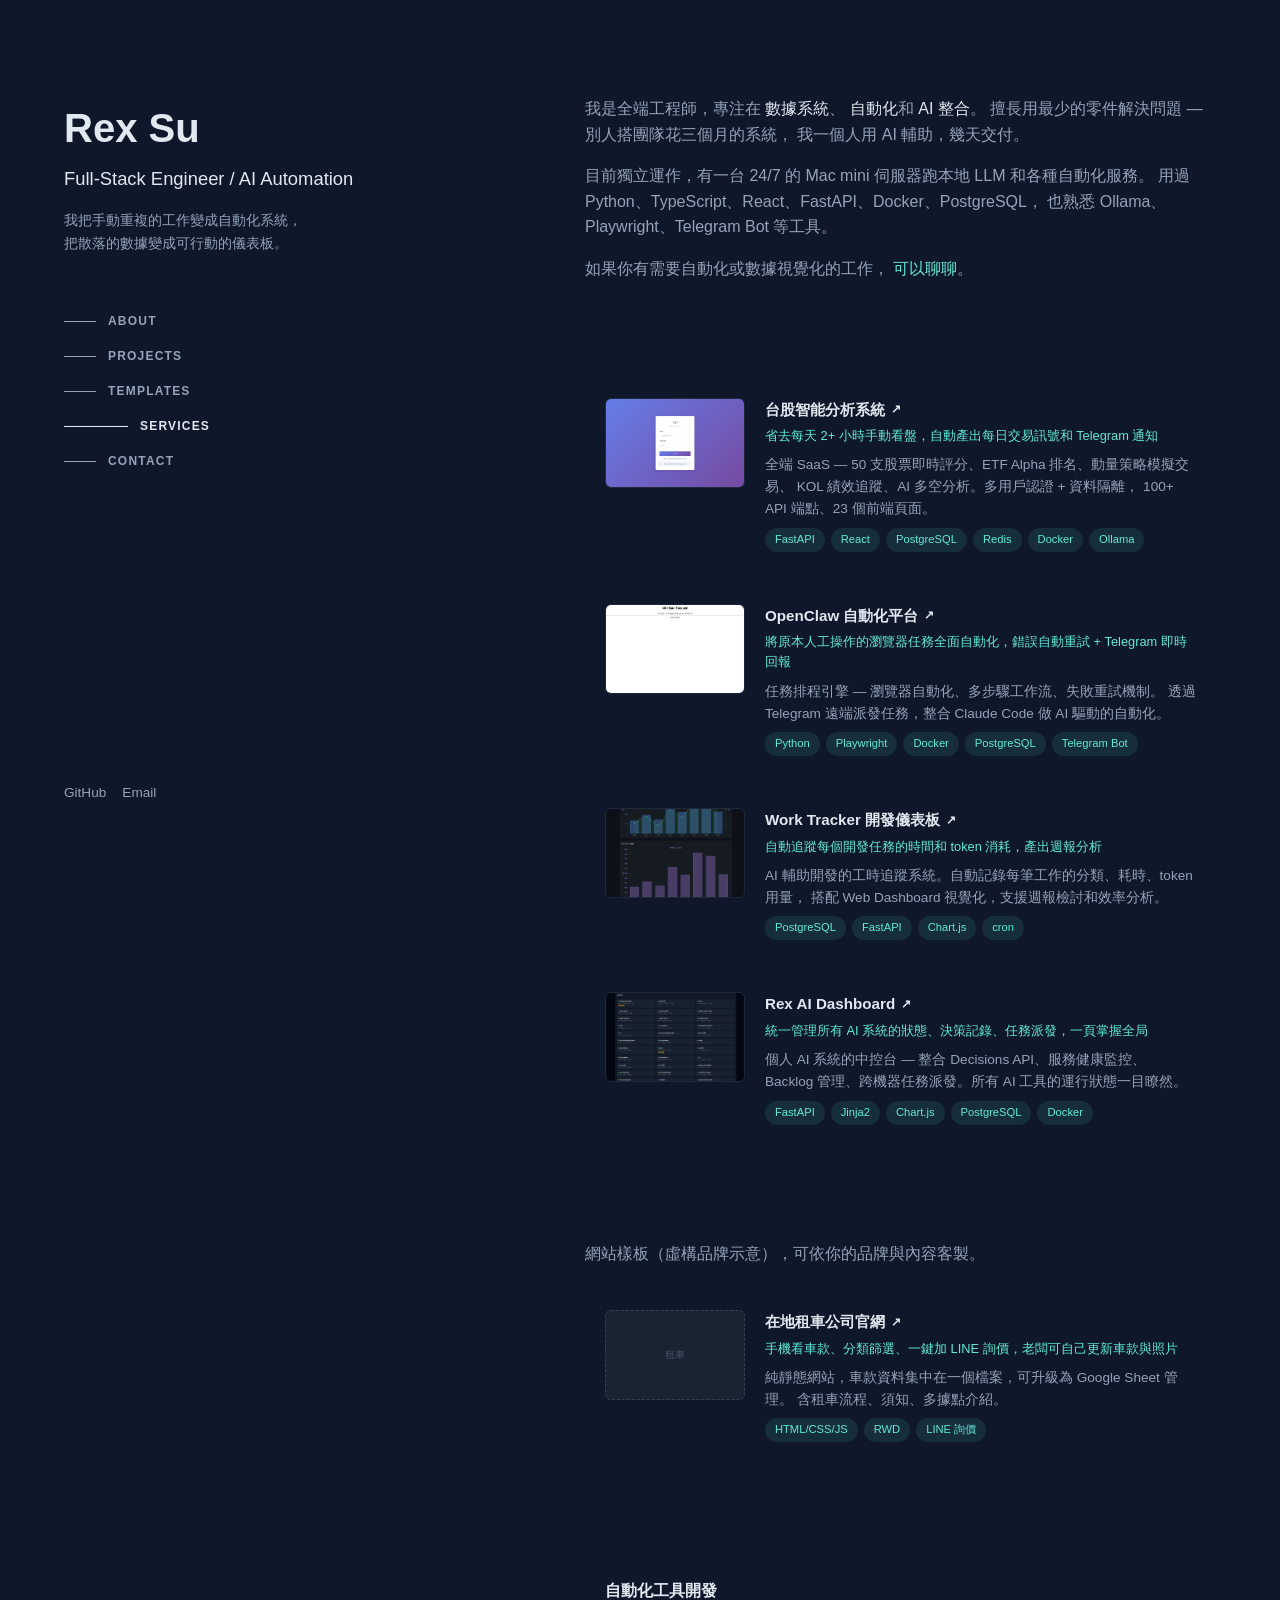
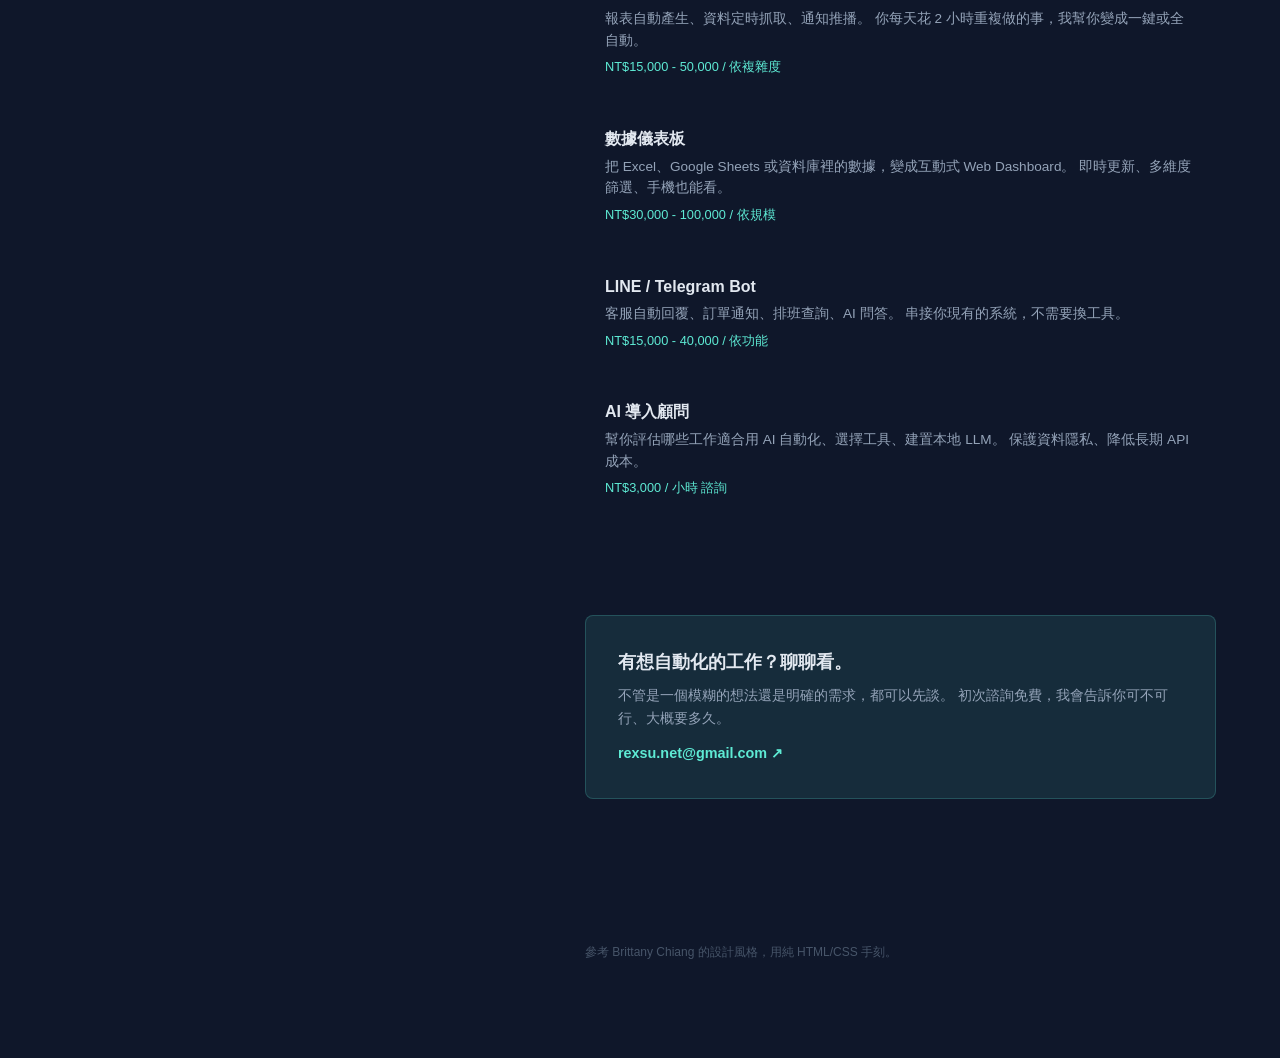
<file: index.html>
<!DOCTYPE html>
<html lang="zh-Hant">
<head>
  <meta charset="UTF-8">
  <meta name="viewport" content="width=device-width, initial-scale=1.0">
  <meta name="description" content="全端工程師，專精 AI 自動化、數據儀表板、交易系統開發。提供自動化工具、Dashboard、Bot 開發服務。">
  <meta property="og:title" content="Rex Su — Full-Stack Engineer / AI Automation">
  <meta property="og:description" content="全端工程師，專精 AI 自動化、數據儀表板、交易系統開發。提供自動化工具、Dashboard、Bot 開發服務。">
  <meta property="og:image" content="https://bottlerex.github.io/portfolio/screenshots/rex-ai-dashboard-2026-03-20T12-20-28-508Z.png">
  <meta property="og:url" content="https://bottlerex.github.io/portfolio/">
  <meta property="og:type" content="website">
  <meta property="og:locale" content="zh_TW">
  <meta name="twitter:card" content="summary_large_image">
  <meta name="twitter:title" content="Rex Su — Full-Stack Engineer / AI Automation">
  <meta name="twitter:description" content="全端工程師，專精 AI 自動化、數據儀表板、交易系統開發。提供自動化工具、Dashboard、Bot 開發服務。">
  <meta name="twitter:image" content="https://bottlerex.github.io/portfolio/screenshots/rex-ai-dashboard-2026-03-20T12-20-28-508Z.png">
  <title>Rex Su — Full-Stack Engineer / AI Automation</title>
  <style>
    *, *::before, *::after { margin: 0; padding: 0; box-sizing: border-box; }
    :root {
      --bg: #0f172a;
      --bg-card: #1e293b;
      --border: #1e293b;
      --text: #94a3b8;
      --text-bright: #e2e8f0;
      --accent: #5eead4;
      --accent-dim: rgba(94,234,212,0.1);
    }
    html { scroll-behavior: smooth; }
    body {
      font-family: -apple-system, BlinkMacSystemFont, 'Inter', 'Segoe UI', sans-serif;
      background: var(--bg);
      color: var(--text);
      line-height: 1.6;
      -webkit-font-smoothing: antialiased;
    }
    a { color: var(--text-bright); text-decoration: none; transition: color 0.2s; }
    a:hover { color: var(--accent); }

    /* Layout: Brittany Chiang style — sticky left, scrolling right */
    .container {
      max-width: 1200px;
      margin: 0 auto;
      padding: 0 24px;
    }
    .two-col {
      display: flex;
      gap: 64px;
      min-height: 100vh;
    }
    .left {
      position: sticky;
      top: 0;
      width: 42%;
      height: 100vh;
      display: flex;
      flex-direction: column;
      justify-content: space-between;
      padding: 96px 0;
    }
    .right {
      width: 58%;
      padding: 96px 0;
    }

    /* Nav */
    .nav-link {
      display: flex;
      align-items: center;
      gap: 12px;
      padding: 8px 0;
      color: var(--text);
      font-size: 0.75rem;
      font-weight: 600;
      letter-spacing: 0.1em;
      text-transform: uppercase;
      transition: color 0.2s;
    }
    .nav-link:hover, .nav-link.active { color: var(--text-bright); }
    .nav-line {
      width: 32px;
      height: 1px;
      background: var(--text);
      transition: width 0.3s, background 0.3s;
    }
    .nav-link:hover .nav-line, .nav-link.active .nav-line {
      width: 64px;
      background: var(--text-bright);
    }

    /* Sections */
    section { margin-bottom: 96px; }
    section:last-child { margin-bottom: 0; }
    .section-label {
      font-size: 0.75rem;
      font-weight: 700;
      letter-spacing: 0.1em;
      text-transform: uppercase;
      color: var(--text-bright);
      margin-bottom: 32px;
      /* mobile sticky header */
      display: none;
    }

    /* Project cards */
    .project {
      display: flex;
      gap: 20px;
      padding: 20px;
      border-radius: 8px;
      margin-bottom: 12px;
      transition: background 0.2s;
    }
    .project:hover { background: var(--accent-dim); }
    .project-img {
      width: 140px;
      min-width: 140px;
      height: 90px;
      border-radius: 6px;
      border: 1px solid var(--border);
      object-fit: cover;
      background: #1a2332;
    }
    .project-img-placeholder {
      width: 140px;
      min-width: 140px;
      height: 90px;
      border-radius: 6px;
      border: 1px dashed #334155;
      display: flex;
      align-items: center;
      justify-content: center;
      font-size: 0.65rem;
      color: #475569;
      text-align: center;
      background: #1a2332;
    }
    .project-title {
      color: var(--text-bright);
      font-size: 0.95rem;
      font-weight: 600;
      margin-bottom: 4px;
      display: flex;
      align-items: center;
      gap: 6px;
    }
    .project-title .arrow {
      font-size: 0.75rem;
      transition: transform 0.2s;
    }
    .project:hover .project-title .arrow { transform: translate(2px, -2px); }
    .project-desc {
      font-size: 0.85rem;
      margin-bottom: 8px;
    }
    .project-impact {
      font-size: 0.8rem;
      color: var(--accent);
      margin-bottom: 8px;
    }
    .tags { display: flex; flex-wrap: wrap; gap: 6px; }
    .tag {
      background: var(--accent-dim);
      color: var(--accent);
      padding: 3px 10px;
      border-radius: 99px;
      font-size: 0.7rem;
      font-weight: 500;
    }

    /* Service list */
    .service-item {
      padding: 20px;
      border-radius: 8px;
      margin-bottom: 8px;
      transition: background 0.2s;
    }
    .service-item:hover { background: var(--accent-dim); }
    .service-title {
      color: var(--text-bright);
      font-weight: 600;
      margin-bottom: 4px;
    }
    .service-detail { font-size: 0.85rem; }
    .service-price {
      font-size: 0.8rem;
      color: var(--accent);
      margin-top: 6px;
    }

    /* Social links */
    .social-links {
      display: flex;
      gap: 16px;
      margin-top: 24px;
    }
    .social-links a {
      color: var(--text);
      font-size: 0.85rem;
    }
    .social-links a:hover { color: var(--accent); }

    /* Intro text */
    .intro-highlight {
      color: var(--text-bright);
      font-weight: 500;
    }

    /* CTA */
    .cta-block {
      padding: 32px;
      border-radius: 8px;
      background: var(--accent-dim);
      border: 1px solid rgba(94,234,212,0.2);
    }
    .cta-block h3 {
      color: var(--text-bright);
      font-size: 1.1rem;
      font-weight: 600;
      margin-bottom: 8px;
    }
    .cta-link {
      display: inline-block;
      margin-top: 12px;
      color: var(--accent);
      font-weight: 600;
      font-size: 0.9rem;
    }
    .cta-link:hover { text-decoration: underline; }

    /* Responsive */
    @media (max-width: 768px) {
      .two-col { flex-direction: column; gap: 0; }
      .left {
        position: relative;
        width: 100%;
        height: auto;
        padding: 48px 0 24px;
      }
      .left nav { display: none; }
      .right { width: 100%; padding: 24px 0 48px; }
      .section-label { display: block; position: sticky; top: 0; z-index: 10; background: var(--bg); padding: 16px 0; }
      .project { flex-direction: column; }
      .project-img, .project-img-placeholder { width: 100%; height: 160px; min-width: auto; }
    }
  </style>
</head>
<body>
  <div class="container">
    <div class="two-col">

      <!-- ===== LEFT: Sticky intro ===== -->
      <header class="left">
        <div>
          <h1 style="font-size:2.5rem; font-weight:700; color:var(--text-bright); margin-bottom:4px;">
            Rex Su
          </h1>
          <h2 style="font-size:1.15rem; font-weight:500; color:var(--text-bright); margin-bottom:16px;">
            Full-Stack Engineer / AI Automation
          </h2>
          <p style="max-width:320px; font-size:0.9rem;">
            我把手動重複的工作變成自動化系統，<br>
            把散落的數據變成可行動的儀表板。
          </p>

          <nav style="margin-top:48px;">
            <a href="#about" class="nav-link active">
              <span class="nav-line"></span> About
            </a>
            <a href="#projects" class="nav-link">
              <span class="nav-line"></span> Projects
            </a>
            <a href="#templates" class="nav-link">
              <span class="nav-line"></span> Templates
            </a>
            <a href="#services" class="nav-link">
              <span class="nav-line"></span> Services
            </a>
            <a href="#contact" class="nav-link">
              <span class="nav-line"></span> Contact
            </a>
          </nav>
        </div>

        <div class="social-links">
          <a href="https://github.com/bottlerex" target="_blank">GitHub</a>
          <a href="mailto:rexsu.net@gmail.com">Email</a>

        </div>
      </header>

      <!-- ===== RIGHT: Scrollable content ===== -->
      <main class="right">

        <!-- ABOUT -->
        <section id="about">
          <div class="section-label">About</div>
          <p style="margin-bottom:16px;">
            我是全端工程師，專注在
            <span class="intro-highlight">數據系統</span>、
            <span class="intro-highlight">自動化</span>和
            <span class="intro-highlight">AI 整合</span>。
            擅長用最少的零件解決問題 — 別人搭團隊花三個月的系統，
            我一個人用 AI 輔助，幾天交付。
          </p>
          <p style="margin-bottom:16px;">
            目前獨立運作，有一台 24/7 的 Mac mini 伺服器跑本地 LLM 和各種自動化服務。
            用過 Python、TypeScript、React、FastAPI、Docker、PostgreSQL，
            也熟悉 Ollama、Playwright、Telegram Bot 等工具。
          </p>
          <p>
            如果你有需要自動化或數據視覺化的工作，
            <a href="#contact" style="color:var(--accent)">可以聊聊</a>。
          </p>
        </section>

        <!-- PROJECTS -->
        <section id="projects">
          <div class="section-label">Projects</div>

          <!-- Project 1 -->
          <div class="project">
            <img src="screenshots/taiwan-stock-frontend-2026-03-20T12-20-35-133Z.png" class="project-img" alt="台股智能分析系統">
            <div>
              <div class="project-title">
                台股智能分析系統
                <span class="arrow">&#8599;</span>
              </div>
              <div class="project-impact">
                省去每天 2+ 小時手動看盤，自動產出每日交易訊號和 Telegram 通知
              </div>
              <p class="project-desc">
                全端 SaaS — 50 支股票即時評分、ETF Alpha 排名、動量策略模擬交易、
                KOL 績效追蹤、AI 多空分析。多用戶認證 + 資料隔離，
                100+ API 端點、23 個前端頁面。
              </p>
              <div class="tags">
                <span class="tag">FastAPI</span>
                <span class="tag">React</span>
                <span class="tag">PostgreSQL</span>
                <span class="tag">Redis</span>
                <span class="tag">Docker</span>
                <span class="tag">Ollama</span>
              </div>
            </div>
          </div>

          <!-- Project 2 -->
          <div class="project">
            <img src="screenshots/openclaw-dashboard-2026-03-20T12-26-28-128Z.png" class="project-img" alt="OpenClaw 自動化平台">
            <div>
              <div class="project-title">
                OpenClaw 自動化平台
                <span class="arrow">&#8599;</span>
              </div>
              <div class="project-impact">
                將原本人工操作的瀏覽器任務全面自動化，錯誤自動重試 + Telegram 即時回報
              </div>
              <p class="project-desc">
                任務排程引擎 — 瀏覽器自動化、多步驟工作流、失敗重試機制。
                透過 Telegram 遠端派發任務，整合 Claude Code 做 AI 驅動的自動化。
              </p>
              <div class="tags">
                <span class="tag">Python</span>
                <span class="tag">Playwright</span>
                <span class="tag">Docker</span>
                <span class="tag">PostgreSQL</span>
                <span class="tag">Telegram Bot</span>
              </div>
            </div>
          </div>

          <!-- Project 3 -->
          <div class="project">
            <img src="screenshots/work-tracker-dashboard-2026-03-20T12-20-23-074Z.png" class="project-img" alt="Work Tracker Dashboard">
            <div>
              <div class="project-title">
                Work Tracker 開發儀表板
                <span class="arrow">&#8599;</span>
              </div>
              <div class="project-impact">
                自動追蹤每個開發任務的時間和 token 消耗，產出週報分析
              </div>
              <p class="project-desc">
                AI 輔助開發的工時追蹤系統。自動記錄每筆工作的分類、耗時、token 用量，
                搭配 Web Dashboard 視覺化，支援週報檢討和效率分析。
              </p>
              <div class="tags">
                <span class="tag">PostgreSQL</span>
                <span class="tag">FastAPI</span>
                <span class="tag">Chart.js</span>
                <span class="tag">cron</span>
              </div>
            </div>
          </div>

          <!-- Project 4 -->
          <div class="project">
            <img src="screenshots/rex-ai-dashboard-2026-03-20T12-20-28-508Z.png" class="project-img" alt="Rex AI Dashboard">
            <div>
              <div class="project-title">
                Rex AI Dashboard
                <span class="arrow">&#8599;</span>
              </div>
              <div class="project-impact">
                統一管理所有 AI 系統的狀態、決策記錄、任務派發，一頁掌握全局
              </div>
              <p class="project-desc">
                個人 AI 系統的中控台 — 整合 Decisions API、服務健康監控、
                Backlog 管理、跨機器任務派發。所有 AI 工具的運行狀態一目瞭然。
              </p>
              <div class="tags">
                <span class="tag">FastAPI</span>
                <span class="tag">Jinja2</span>
                <span class="tag">Chart.js</span>
                <span class="tag">PostgreSQL</span>
                <span class="tag">Docker</span>
              </div>
            </div>
          </div>
        </section>

        <!-- TEMPLATES -->
        <section id="templates">
          <div class="section-label">Templates</div>
          <p style="margin-bottom:24px;">網站樣板（虛構品牌示意），可依你的品牌與內容客製。</p>

          <a class="project" href="templates/rental-car/" style="text-decoration:none; color:inherit;">
            <div class="project-img-placeholder">租車</div>
            <div>
              <div class="project-title">
                在地租車公司官網
                <span class="arrow">&#8599;</span>
              </div>
              <div class="project-impact">
                手機看車款、分類篩選、一鍵加 LINE 詢價，老闆可自己更新車款與照片
              </div>
              <p class="project-desc">
                純靜態網站，車款資料集中在一個檔案，可升級為 Google Sheet 管理。
                含租車流程、須知、多據點介紹。
              </p>
              <div class="tags">
                <span class="tag">HTML/CSS/JS</span>
                <span class="tag">RWD</span>
                <span class="tag">LINE 詢價</span>
              </div>
            </div>
          </a>
        </section>

        <!-- SERVICES -->
        <section id="services">
          <div class="section-label">Services</div>

          <div class="service-item">
            <div class="service-title">自動化工具開發</div>
            <p class="service-detail">
              報表自動產生、資料定時抓取、通知推播。
              你每天花 2 小時重複做的事，我幫你變成一鍵或全自動。
            </p>
            <div class="service-price">NT$15,000 - 50,000 / 依複雜度</div>
          </div>

          <div class="service-item">
            <div class="service-title">數據儀表板</div>
            <p class="service-detail">
              把 Excel、Google Sheets 或資料庫裡的數據，變成互動式 Web Dashboard。
              即時更新、多維度篩選、手機也能看。
            </p>
            <div class="service-price">NT$30,000 - 100,000 / 依規模</div>
          </div>

          <div class="service-item">
            <div class="service-title">LINE / Telegram Bot</div>
            <p class="service-detail">
              客服自動回覆、訂單通知、排班查詢、AI 問答。
              串接你現有的系統，不需要換工具。
            </p>
            <div class="service-price">NT$15,000 - 40,000 / 依功能</div>
          </div>

          <div class="service-item">
            <div class="service-title">AI 導入顧問</div>
            <p class="service-detail">
              幫你評估哪些工作適合用 AI 自動化、選擇工具、建置本地 LLM。
              保護資料隱私、降低長期 API 成本。
            </p>
            <div class="service-price">NT$3,000 / 小時 諮詢</div>
          </div>
        </section>

        <!-- CONTACT -->
        <section id="contact">
          <div class="section-label">Contact</div>
          <div class="cta-block">
            <h3>有想自動化的工作？聊聊看。</h3>
            <p style="font-size:0.9rem;">
              不管是一個模糊的想法還是明確的需求，都可以先談。
              初次諮詢免費，我會告訴你可不可行、大概要多久。
            </p>
            <a href="mailto:rexsu.net@gmail.com" class="cta-link">
              rexsu.net@gmail.com &#8599;
            </a>
          </div>
        </section>

        <!-- Footer -->
        <footer style="padding-top:48px; font-size:0.75rem; color:#475569;">
          <p>
            參考
            <a href="https://brittanychiang.com" target="_blank" style="color:#475569;">Brittany Chiang</a>
            的設計風格，用純 HTML/CSS 手刻。
          </p>
        </footer>

      </main>
    </div>
  </div>

  <!-- Scroll spy for nav -->
  <script>
    const sections = document.querySelectorAll('section[id]');
    const navLinks = document.querySelectorAll('.nav-link');
    const observer = new IntersectionObserver((entries) => {
      entries.forEach(entry => {
        if (entry.isIntersecting) {
          navLinks.forEach(link => {
            link.classList.toggle('active',
              link.getAttribute('href') === '#' + entry.target.id);
          });
        }
      });
    }, { rootMargin: '-40% 0px -60% 0px' });
    sections.forEach(s => observer.observe(s));
  </script>
</body>
</html>
</file>
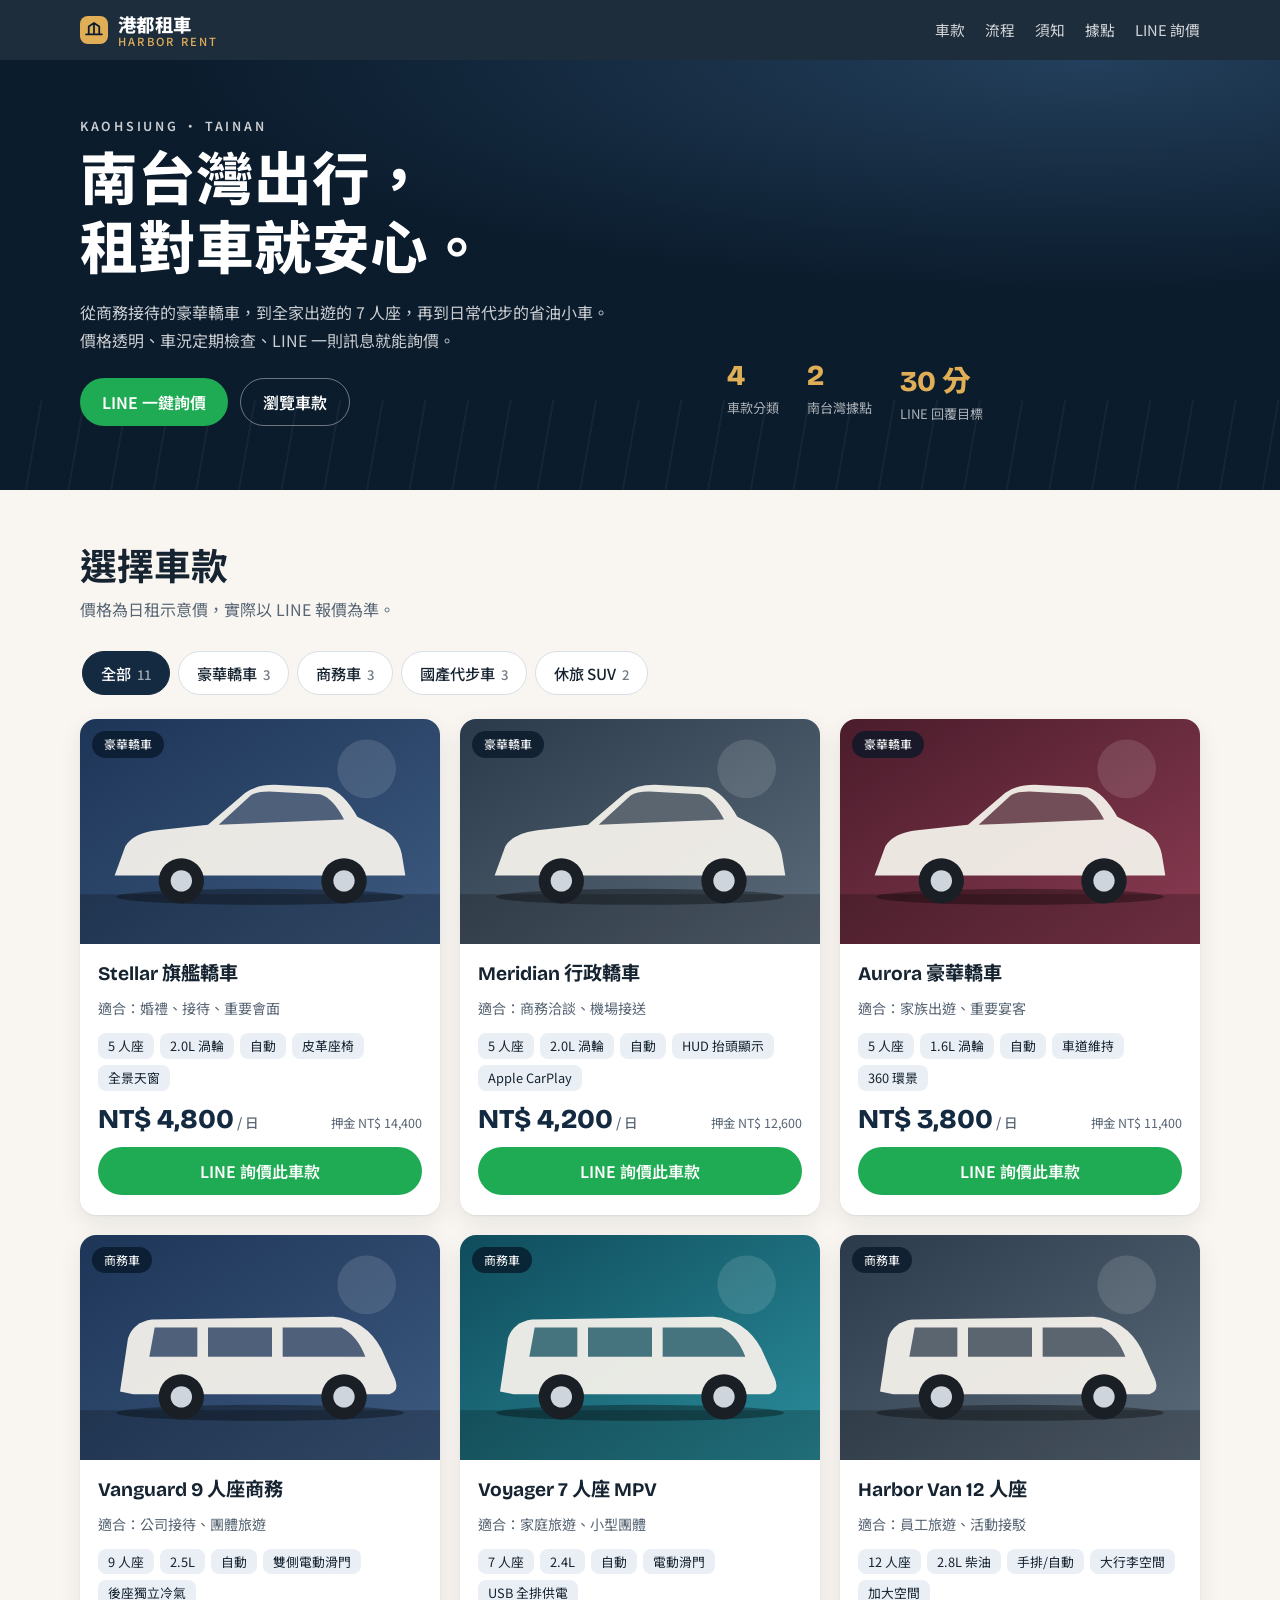
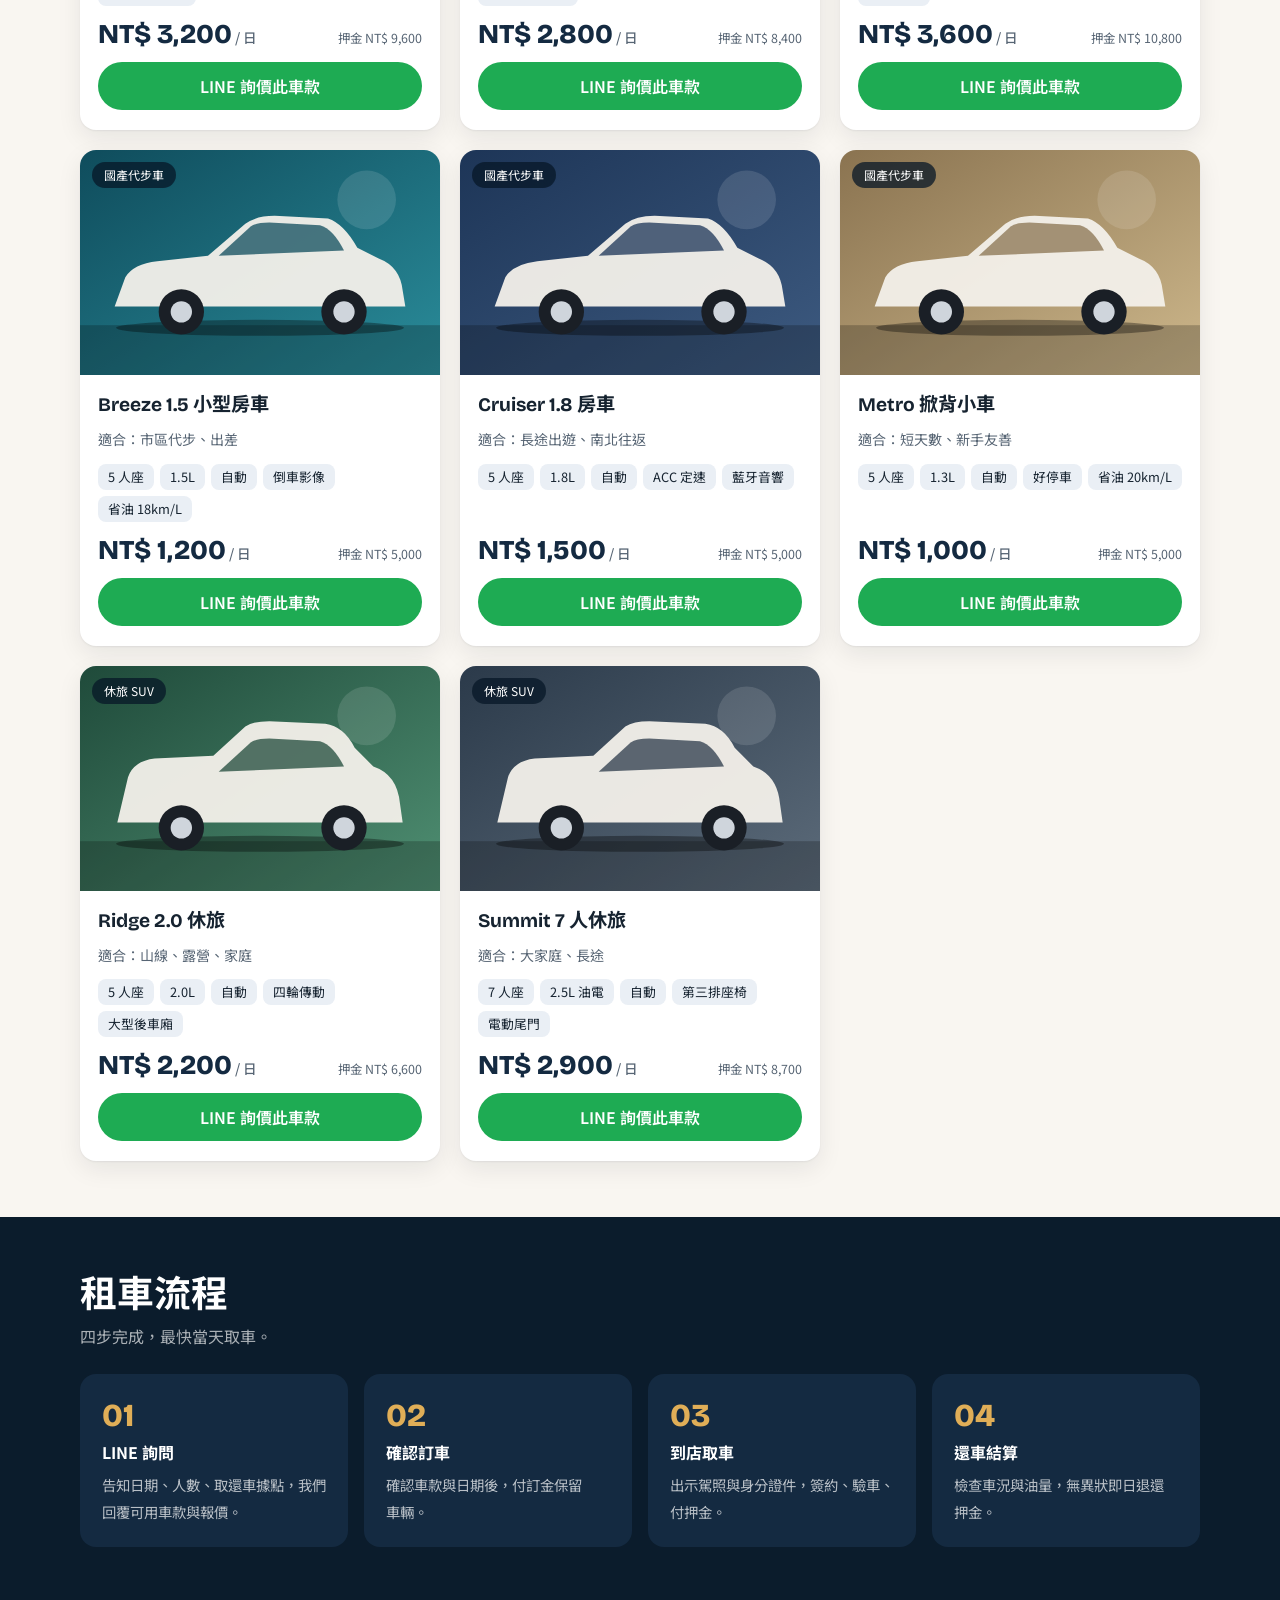
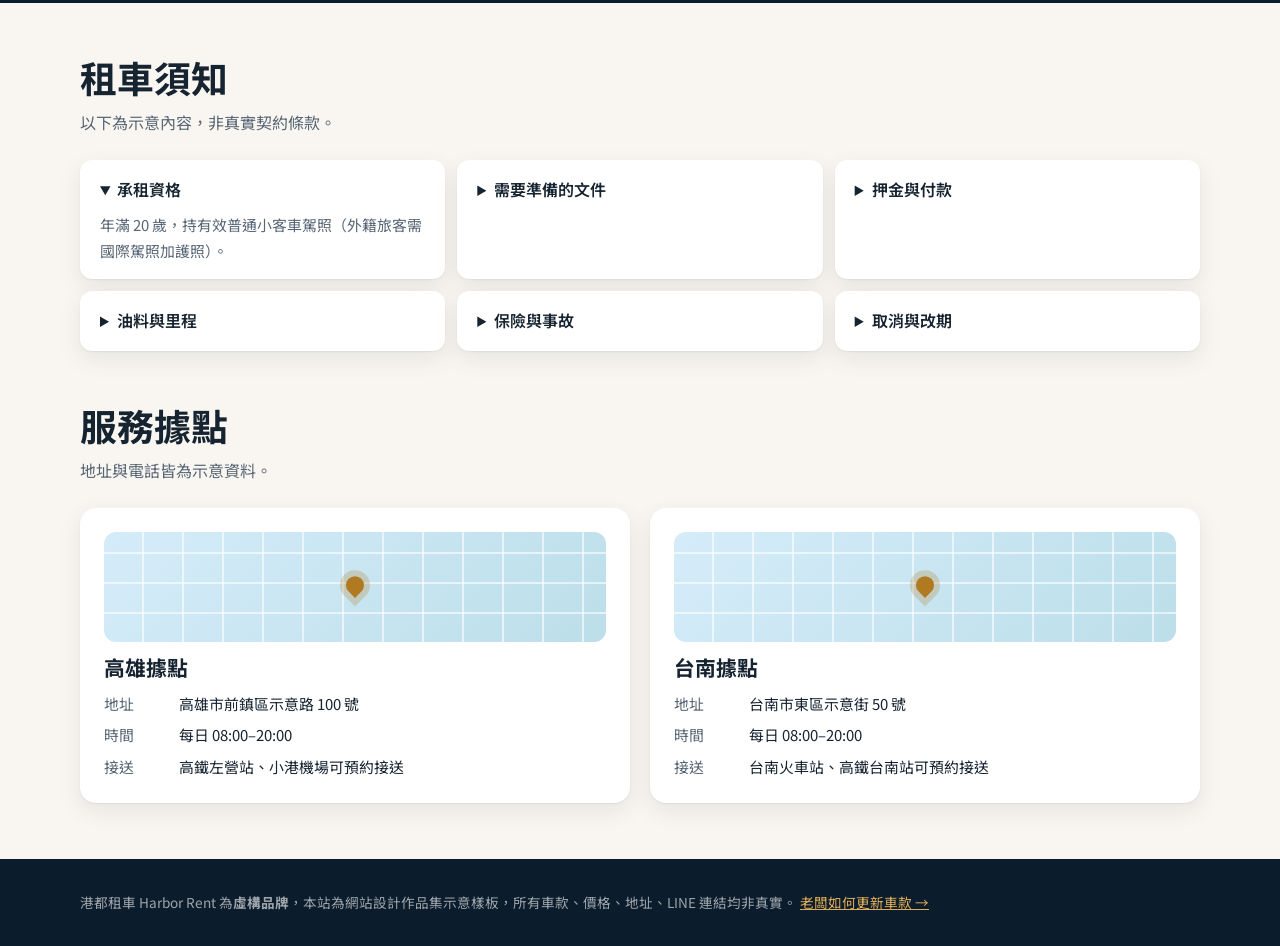
<file: templates/rental-car/index.html>
<!doctype html>
<html lang="zh-Hant">
<head>
<meta charset="utf-8">
<meta name="viewport" content="width=device-width,initial-scale=1">
<title>港都租車 Harbor Rent｜高雄・台南 轎車商務車租賃（作品集示意站）</title>
<meta name="description" content="虛構品牌示意網站：高雄、台南雙據點租車，賓士級轎車、商務車、國產代步車，LINE 一鍵詢價。">
<link rel="preconnect" href="https://fonts.googleapis.com">
<link rel="preconnect" href="https://fonts.gstatic.com" crossorigin>
<link href="https://fonts.googleapis.com/css2?family=Bricolage+Grotesque:wght@600;800&family=Noto+Sans+TC:wght@400;500;700&display=swap" rel="stylesheet">
<link rel="stylesheet" href="styles.css">
</head>
<body>
<header class="top"><div class="wrap">
  <a class="logo" href="#top" aria-label="港都租車 Harbor Rent">
    <svg viewBox="0 0 32 32" aria-hidden="true"><rect width="32" height="32" rx="9" fill="oklch(0.78 0.12 80)"/><path d="M7 21h18M10 21V12l6-4 6 4v9M16 8v13" stroke="oklch(0.22 0.04 250)" stroke-width="2" fill="none" stroke-linecap="round" stroke-linejoin="round"/></svg>
    <span>港都租車<small>HARBOR RENT</small></span></a>
  <nav><a href="#cars">車款</a><a href="#flow">流程</a><a href="#rules">須知</a><a href="#locations">據點</a><a class="keep" href="#" data-line target="_blank" rel="noopener">LINE 詢價</a></nav>
</div></header>
<main id="top">
<div class="hero"><div class="wrap">
  <div>
    <p class="eyebrow">KAOHSIUNG · TAINAN</p>
    <h1>南台灣出行，<br>租對車就安心。</h1>
    <p>從商務接待的豪華轎車，到全家出遊的 7 人座，再到日常代步的省油小車。價格透明、車況定期檢查、LINE 一則訊息就能詢價。</p>
    <div class="cta"><a class="btn btn-line" href="#" data-line target="_blank" rel="noopener">LINE 一鍵詢價</a><a class="btn btn-ghost" href="#cars">瀏覽車款</a></div>
  </div>
  <div class="stats"><div><b>4</b><span>車款分類</span></div><div><b>2</b><span>南台灣據點</span></div><div><b>30 分</b><span>LINE 回覆目標</span></div></div>
</div></div>

<section id="cars"><div class="wrap">
  <div class="sec-head"><h2>選擇車款</h2><p>價格為日租示意價，實際以 LINE 報價為準。</p></div>
  <div id="filters" class="filters" role="group" aria-label="車款分類篩選"></div>
  <div id="car-grid" class="grid" aria-live="polite"><div class="skeleton"></div><div class="skeleton"></div><div class="skeleton"></div></div>
</div></section>

<section id="flow" class="dark"><div class="wrap">
  <div class="sec-head"><h2>租車流程</h2><p>四步完成，最快當天取車。</p></div>
  <ol class="steps">
    <li><b>LINE 詢問</b><span>告知日期、人數、取還車據點，我們回覆可用車款與報價。</span></li>
    <li><b>確認訂車</b><span>確認車款與日期後，付訂金保留車輛。</span></li>
    <li><b>到店取車</b><span>出示駕照與身分證件，簽約、驗車、付押金。</span></li>
    <li><b>還車結算</b><span>檢查車況與油量，無異狀即日退還押金。</span></li>
  </ol>
</div></section>

<section id="rules"><div class="wrap">
  <div class="sec-head"><h2>租車須知</h2><p>以下為示意內容，非真實契約條款。</p></div>
  <div class="rules">
    <details open><summary>承租資格</summary><p>年滿 20 歲，持有效普通小客車駕照（外籍旅客需國際駕照加護照）。</p></details>
    <details><summary>需要準備的文件</summary><p>身分證或護照、駕照正本、可聯絡的手機號碼。</p></details>
    <details><summary>押金與付款</summary><p>取車時收取押金，還車無異狀後退還。支援現金、轉帳與信用卡。</p></details>
    <details><summary>油料與里程</summary><p>取還車油量一致即可。每日附贈 300 公里，超過部分另計。</p></details>
    <details><summary>保險與事故</summary><p>車輛已投保強制險與第三人責任險，事故請先報警並立即聯絡我們。</p></details>
    <details><summary>取消與改期</summary><p>取車前 3 日免費改期或取消；3 日內依訂金比例扣除。</p></details>
  </div>
</div></section>

<section id="locations" style="padding-top:0"><div class="wrap">
  <div class="sec-head"><h2>服務據點</h2><p>地址與電話皆為示意資料。</p></div>
  <div class="locs">
    <article class="loc"><div class="map" aria-hidden="true"><i></i></div><h3>高雄據點</h3>
      <dl><dt>地址</dt><dd>高雄市前鎮區示意路 100 號</dd><dt>時間</dt><dd>每日 08:00–20:00</dd><dt>接送</dt><dd>高鐵左營站、小港機場可預約接送</dd></dl></article>
    <article class="loc"><div class="map" aria-hidden="true"><i></i></div><h3>台南據點</h3>
      <dl><dt>地址</dt><dd>台南市東區示意街 50 號</dd><dt>時間</dt><dd>每日 08:00–20:00</dd><dt>接送</dt><dd>台南火車站、高鐵台南站可預約接送</dd></dl></article>
  </div>
</div></section>
</main>
<footer><div class="wrap">港都租車 Harbor Rent 為<strong>虛構品牌</strong>，本站為網站設計作品集示意樣板，所有車款、價格、地址、LINE 連結均非真實。 <a href="guide.html">老闆如何更新車款 →</a></div></footer>
<div class="dock"><a class="btn btn-line" href="#" data-line target="_blank" rel="noopener">LINE 一鍵詢價</a><a class="btn btn-ghost" href="#cars">看車款</a></div>
<script src="cars.fallback.js"></script>
<script src="app.js"></script>
</body>
</html>
</file>
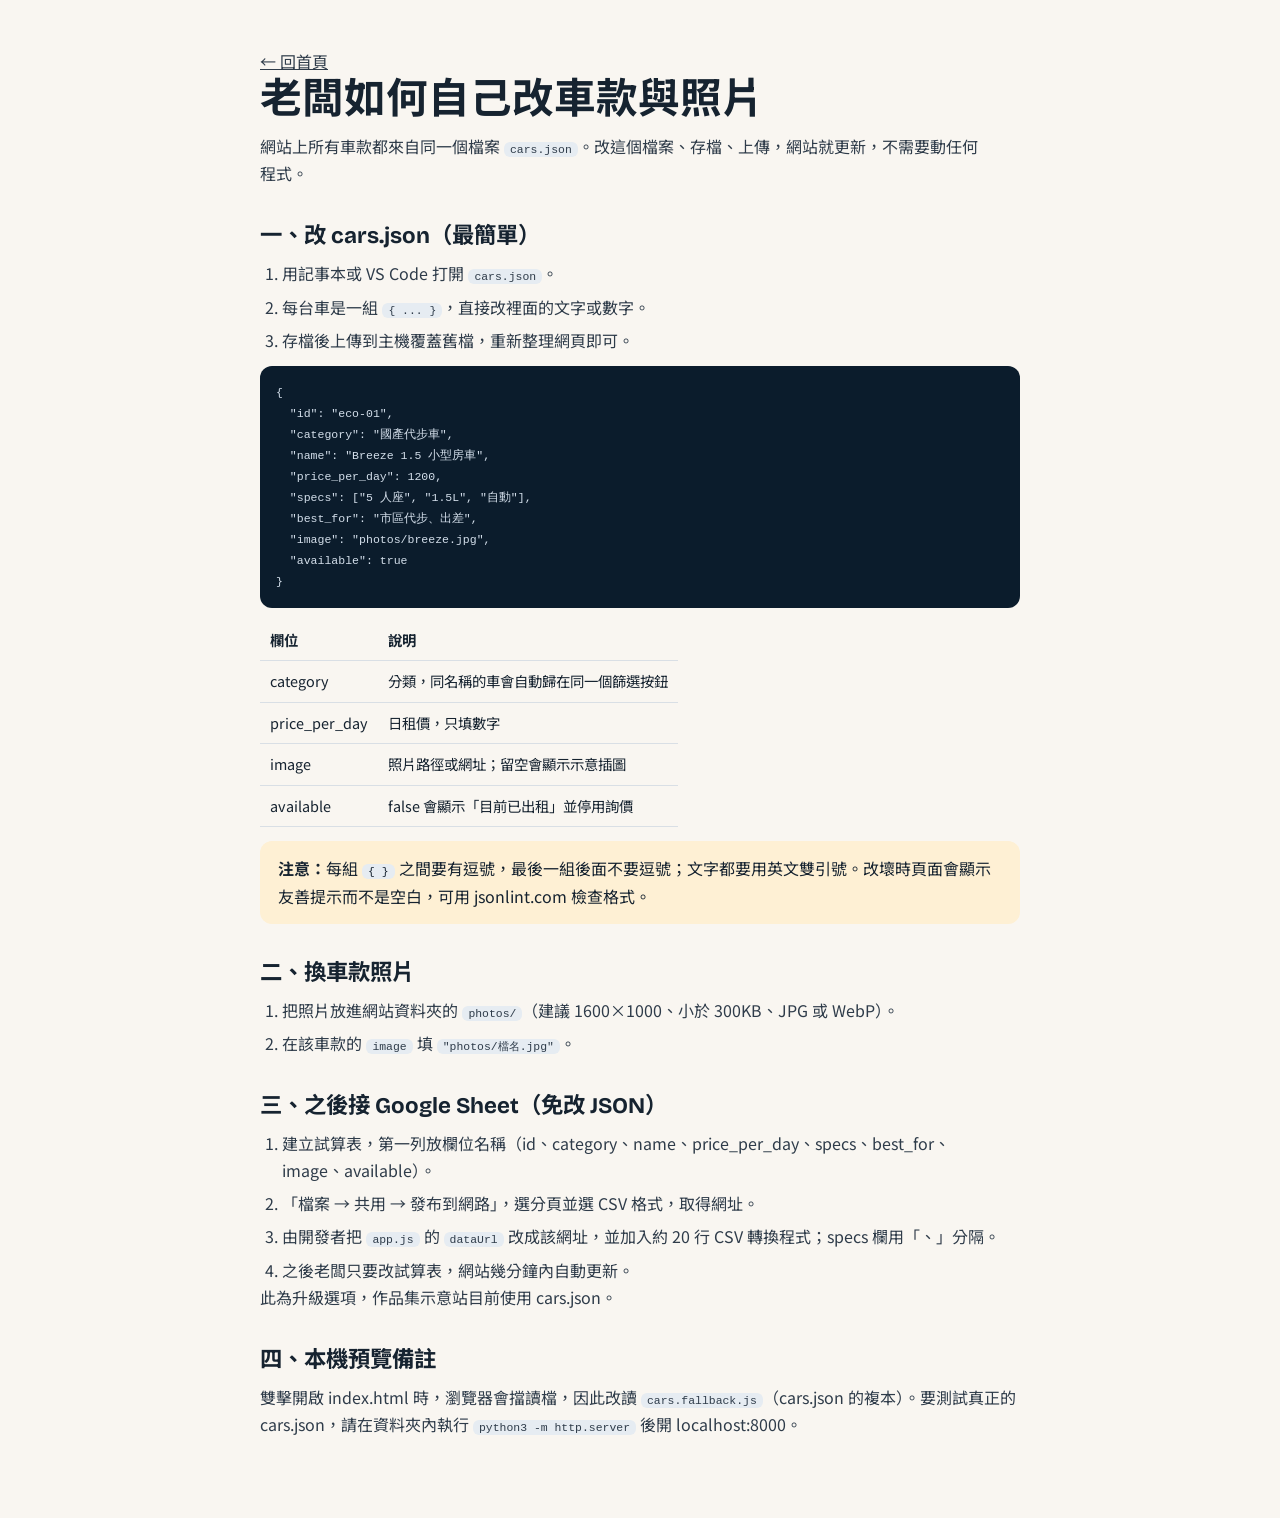
<file: templates/rental-car/guide.html>
<!doctype html>
<html lang="zh-Hant"><head><meta charset="utf-8"><meta name="viewport" content="width=device-width,initial-scale=1">
<title>老闆如何更新車款｜Harbor Rent 示意站</title>
<link href="https://fonts.googleapis.com/css2?family=Bricolage+Grotesque:wght@600;800&family=Noto+Sans+TC:wght@400;500;700&display=swap" rel="stylesheet">
<link rel="stylesheet" href="styles.css"></head>
<body style="padding:0"><div class="wrap doc">
<p><a href="index.html">← 回首頁</a></p>
<h1>老闆如何自己改車款與照片</h1>
<p>網站上所有車款都來自同一個檔案 <code>cars.json</code>。改這個檔案、存檔、上傳，網站就更新，不需要動任何程式。</p>

<h2>一、改 cars.json（最簡單）</h2>
<ol><li>用記事本或 VS Code 打開 <code>cars.json</code>。</li><li>每台車是一組 <code>{ ... }</code>，直接改裡面的文字或數字。</li><li>存檔後上傳到主機覆蓋舊檔，重新整理網頁即可。</li></ol>
<pre><code>{
  "id": "eco-01",
  "category": "國產代步車",
  "name": "Breeze 1.5 小型房車",
  "price_per_day": 1200,
  "specs": ["5 人座", "1.5L", "自動"],
  "best_for": "市區代步、出差",
  "image": "photos/breeze.jpg",
  "available": true
}</code></pre>
<table><tr><th>欄位</th><th>說明</th></tr>
<tr><td>category</td><td>分類，同名稱的車會自動歸在同一個篩選按鈕</td></tr>
<tr><td>price_per_day</td><td>日租價，只填數字</td></tr>
<tr><td>image</td><td>照片路徑或網址；留空會顯示示意插圖</td></tr>
<tr><td>available</td><td>false 會顯示「目前已出租」並停用詢價</td></tr></table>
<div class="callout"><b>注意：</b>每組 <code>{ }</code> 之間要有逗號，最後一組後面不要逗號；文字都要用英文雙引號。改壞時頁面會顯示友善提示而不是空白，可用 jsonlint.com 檢查格式。</div>

<h2>二、換車款照片</h2>
<ol><li>把照片放進網站資料夾的 <code>photos/</code>（建議 1600×1000、小於 300KB、JPG 或 WebP）。</li><li>在該車款的 <code>image</code> 填 <code>"photos/檔名.jpg"</code>。</li></ol>

<h2>三、之後接 Google Sheet（免改 JSON）</h2>
<ol><li>建立試算表，第一列放欄位名稱（id、category、name、price_per_day、specs、best_for、image、available）。</li><li>「檔案 → 共用 → 發布到網路」，選分頁並選 CSV 格式，取得網址。</li><li>由開發者把 <code>app.js</code> 的 <code>dataUrl</code> 改成該網址，並加入約 20 行 CSV 轉換程式；specs 欄用「、」分隔。</li><li>之後老闆只要改試算表，網站幾分鐘內自動更新。</li></ol>
<p>此為升級選項，作品集示意站目前使用 cars.json。</p>

<h2>四、本機預覽備註</h2>
<p>雙擊開啟 index.html 時，瀏覽器會擋讀檔，因此改讀 <code>cars.fallback.js</code>（cars.json 的複本）。要測試真正的 cars.json，請在資料夾內執行 <code>python3 -m http.server</code> 後開 localhost:8000。</p>
</div></body></html>
</file>
<file: templates/rental-car/styles.css>
:root{
  --navy-900:oklch(0.22 0.04 250);--navy-800:oklch(0.28 0.05 250);--navy-700:oklch(0.36 0.06 250);
  --brass:oklch(0.78 0.12 80);--brass-d:oklch(0.62 0.12 75);
  --paper:oklch(0.975 0.008 85);--card:#fff;--ink:oklch(0.25 0.03 250);--muted:oklch(0.5 0.03 250);--line:oklch(0.9 0.01 250);
  --line-green:oklch(0.65 0.17 150);
  --r:16px;--shadow:0 1px 2px oklch(0.2 0.04 250/.06),0 8px 24px oklch(0.2 0.04 250/.08);
  --f-head:"Bricolage Grotesque","Noto Sans TC",sans-serif;--f-body:"Noto Sans TC",sans-serif;
}
*{box-sizing:border-box;margin:0}
html{scroll-behavior:smooth}
body{font-family:var(--f-body);background:var(--paper);color:var(--ink);line-height:1.7;-webkit-font-smoothing:antialiased;padding-bottom:84px}
p,li{text-wrap:pretty}
h1,h2,h3{font-family:var(--f-head);line-height:1.2;text-wrap:balance}
a{color:inherit}
.wrap{width:min(1120px,100% - 40px);margin-inline:auto}
:focus-visible{outline:3px solid var(--brass);outline-offset:3px}
.btn{display:inline-flex;align-items:center;justify-content:center;gap:8px;min-height:48px;padding:0 22px;border-radius:999px;border:0;font:600 1rem var(--f-body);text-decoration:none;cursor:pointer;transition:transform .18s cubic-bezier(.2,.8,.2,1),background .18s,box-shadow .18s}
.btn:active{transform:scale(.97)}
.btn-line{background:var(--line-green);color:#fff}
.btn-line:hover{background:oklch(0.58 0.17 150);box-shadow:0 6px 18px oklch(0.65 0.17 150/.35)}
.btn-ghost{background:transparent;color:#fff;border:1.5px solid oklch(1 0 0/.4)}
.btn-ghost:hover{background:oklch(1 0 0/.1)}
.btn[aria-disabled=true]{opacity:.45;pointer-events:none}
header.top{position:sticky;top:0;z-index:20;background:oklch(0.22 0.04 250/.92);backdrop-filter:blur(10px);color:#fff}
header.top .wrap{display:flex;align-items:center;justify-content:space-between;height:60px}
.logo{font:800 1.15rem var(--f-head);letter-spacing:.02em;text-decoration:none;display:flex;gap:10px;align-items:center}
.logo svg{width:28px;height:28px}
.logo small{font:500 .7rem var(--f-body);color:var(--brass);letter-spacing:.2em;display:block;margin-top:-4px}
nav a{color:oklch(1 0 0/.8);text-decoration:none;font-size:.92rem;margin-left:20px}
nav a:hover{color:var(--brass)}
@media(max-width:720px){nav a:not(.keep){display:none}}
.hero{background:radial-gradient(120% 90% at 85% 0%,var(--navy-700),var(--navy-900) 60%);color:#fff;padding:56px 0 64px;position:relative;overflow:hidden}
.hero::after{content:"";position:absolute;inset:auto 0 0 0;height:90px;background:repeating-linear-gradient(100deg,transparent 0 40px,oklch(1 0 0/.04) 40px 42px)}
.hero .wrap{display:grid;gap:32px;position:relative;z-index:1}
.eyebrow{color:var(--brass);letter-spacing:.22em;font-size:.78rem;font-weight:600}
.hero h1{font-size:clamp(2rem,7vw,3.6rem);margin:10px 0 14px;font-weight:800}
.hero p{max-width:34em;color:oklch(1 0 0/.78)}
.hero .cta{display:flex;flex-wrap:wrap;gap:12px;margin-top:24px}
.stats{display:flex;gap:28px;flex-wrap:wrap;margin-top:8px}
.stats b{font:800 1.8rem var(--f-head);color:var(--brass);display:block}
.stats span{font-size:.82rem;color:oklch(1 0 0/.65)}
section{padding:56px 0}
.sec-head{margin-bottom:24px}
.sec-head h2{font-size:clamp(1.6rem,4.5vw,2.3rem)}
.sec-head p{color:var(--muted);margin-top:6px}
.filters{display:flex;gap:8px;overflow-x:auto;padding:4px 2px 12px;scrollbar-width:none;position:sticky;top:60px;z-index:10;background:var(--paper)}
.filters::-webkit-scrollbar{display:none}
.chip{flex:none;min-height:44px;padding:0 18px;border-radius:999px;border:1.5px solid var(--line);background:var(--card);font:500 .95rem var(--f-body);color:var(--ink);cursor:pointer;transition:all .18s}
.chip:hover{border-color:var(--navy-700)}
.chip[aria-pressed=true]{background:var(--navy-800);color:#fff;border-color:var(--navy-800)}
.chip em{font-style:normal;opacity:.6;margin-left:6px;font-size:.82rem}
.grid{display:grid;gap:20px;grid-template-columns:repeat(auto-fill,minmax(min(100%,300px),1fr));margin-top:12px}
.car{background:var(--card);border-radius:var(--r);box-shadow:var(--shadow);overflow:hidden;display:flex;flex-direction:column;transition:transform .25s cubic-bezier(.2,.8,.2,1),box-shadow .25s}
.car:hover{transform:translateY(-4px);box-shadow:0 2px 4px oklch(0.2 0.04 250/.08),0 16px 36px oklch(0.2 0.04 250/.14)}
.car .photo{aspect-ratio:16/10;position:relative;overflow:hidden}
.car .photo svg,.car .photo img{width:100%;height:100%;display:block;object-fit:cover}
.tag{position:absolute;top:12px;left:12px;background:oklch(0.2 0.04 250/.75);color:#fff;font-size:.75rem;padding:3px 12px;border-radius:999px;backdrop-filter:blur(6px)}
.sold{position:absolute;inset:0;background:oklch(0.2 0.04 250/.6);color:#fff;display:grid;place-items:center;font:700 1.1rem var(--f-head)}
.car .body{padding:18px 18px 20px;display:flex;flex-direction:column;gap:12px;flex:1}
.car h3{font-size:1.2rem}
.car .for{font-size:.88rem;color:var(--muted)}
.specs{list-style:none;padding:0;display:flex;flex-wrap:wrap;gap:6px}
.specs li{font-size:.8rem;background:oklch(0.95 0.01 250);padding:2px 10px;border-radius:8px}
.price{margin-top:auto;display:flex;align-items:baseline;gap:6px;justify-content:space-between;flex-wrap:wrap}
.price strong{font:800 1.7rem var(--f-head);color:var(--navy-800)}
.price strong small{font:500 .85rem var(--f-body);color:var(--muted)}
.price .dep{font-size:.78rem;color:var(--muted)}
.car .btn{width:100%}
.notice{background:#fff;border:1.5px dashed var(--line);border-radius:var(--r);padding:32px 24px;text-align:center;color:var(--muted)}
.notice b{display:block;color:var(--ink);font-size:1.1rem;margin-bottom:6px}
.skeleton{height:340px;border-radius:var(--r);background:linear-gradient(100deg,oklch(0.94 0.01 250) 30%,oklch(0.98 0.005 250) 50%,oklch(0.94 0.01 250) 70%);background-size:200% 100%;animation:sh 1.4s infinite}
@keyframes sh{to{background-position:-200% 0}}
.dark{background:var(--navy-900);color:#fff}
.dark .sec-head p{color:oklch(1 0 0/.65)}
.steps{display:grid;gap:16px;grid-template-columns:repeat(auto-fit,minmax(220px,1fr));counter-reset:s;list-style:none;padding:0}
.steps li{counter-increment:s;background:var(--navy-800);border-radius:var(--r);padding:22px}
.steps li::before{content:"0" counter(s);font:800 2rem var(--f-head);color:var(--brass);display:block}
.steps b{display:block;margin:4px 0}
.steps span{font-size:.9rem;color:oklch(1 0 0/.7)}
.rules{display:grid;gap:12px;grid-template-columns:repeat(auto-fit,minmax(280px,1fr))}
details{background:#fff;border-radius:12px;padding:16px 20px;box-shadow:var(--shadow)}
summary{font-weight:600;cursor:pointer;min-height:28px}
details p{margin-top:8px;color:var(--muted);font-size:.93rem}
.locs{display:grid;gap:20px;grid-template-columns:repeat(auto-fit,minmax(280px,1fr))}
.loc{background:#fff;border-radius:var(--r);box-shadow:var(--shadow);padding:24px}
.loc h3{font-size:1.3rem;margin-bottom:8px}
.loc dl{display:grid;grid-template-columns:4.5em 1fr;gap:6px 8px;font-size:.93rem}
.loc dt{color:var(--muted)}.loc dd{margin:0}
.loc .map{height:110px;border-radius:12px;margin-bottom:16px;background:linear-gradient(135deg,oklch(0.93 0.03 230),oklch(0.88 0.04 220));position:relative;overflow:hidden}
.loc .map::before{content:"";position:absolute;inset:0;background:repeating-linear-gradient(90deg,transparent 0 38px,oklch(1 0 0/.6) 38px 40px),repeating-linear-gradient(0deg,transparent 0 28px,oklch(1 0 0/.6) 28px 30px)}
.loc .map i{position:absolute;left:50%;top:50%;width:18px;height:18px;border-radius:50% 50% 50% 0;background:var(--brass-d);transform:translate(-50%,-60%) rotate(-45deg);box-shadow:0 0 0 6px oklch(0.62 0.12 75/.25)}
footer{background:var(--navy-900);color:oklch(1 0 0/.6);padding:32px 0;font-size:.85rem}
footer a{color:var(--brass)}
.dock{position:fixed;left:0;right:0;bottom:0;z-index:30;padding:10px 16px calc(10px + env(safe-area-inset-bottom));background:oklch(0.22 0.04 250/.95);backdrop-filter:blur(10px);display:flex;gap:10px}
.dock .btn{flex:1}
@media(min-width:900px){.dock{display:none}body{padding-bottom:0}.hero .wrap{grid-template-columns:1.3fr 1fr;align-items:end}}
@media(prefers-reduced-motion:reduce){*{animation:none!important;transition:none!important;scroll-behavior:auto}}
/* guide page */
.doc{max-width:760px;padding:48px 0 80px}
.doc h1{font-size:clamp(1.8rem,6vw,2.6rem);margin-bottom:8px}
.doc h2{font-size:1.4rem;margin:36px 0 10px}
.doc p,.doc li{color:oklch(0.35 0.03 250)}
.doc ol,.doc ul{padding-left:1.4em;display:grid;gap:6px}
.doc pre{background:var(--navy-900);color:oklch(0.9 0.02 250);padding:16px;border-radius:12px;overflow-x:auto;font-size:.82rem;line-height:1.6;margin:12px 0}
.doc code{background:oklch(0.94 0.01 250);padding:1px 6px;border-radius:6px;font-size:.88em}
.doc pre code{background:none;padding:0}
.doc table{border-collapse:collapse;width:100%;font-size:.9rem;display:block;overflow-x:auto}
.doc th,.doc td{border-bottom:1px solid var(--line);padding:8px 10px;text-align:left}
.callout{background:oklch(0.96 0.04 85);border-radius:12px;padding:14px 18px;margin:14px 0}
</file>
